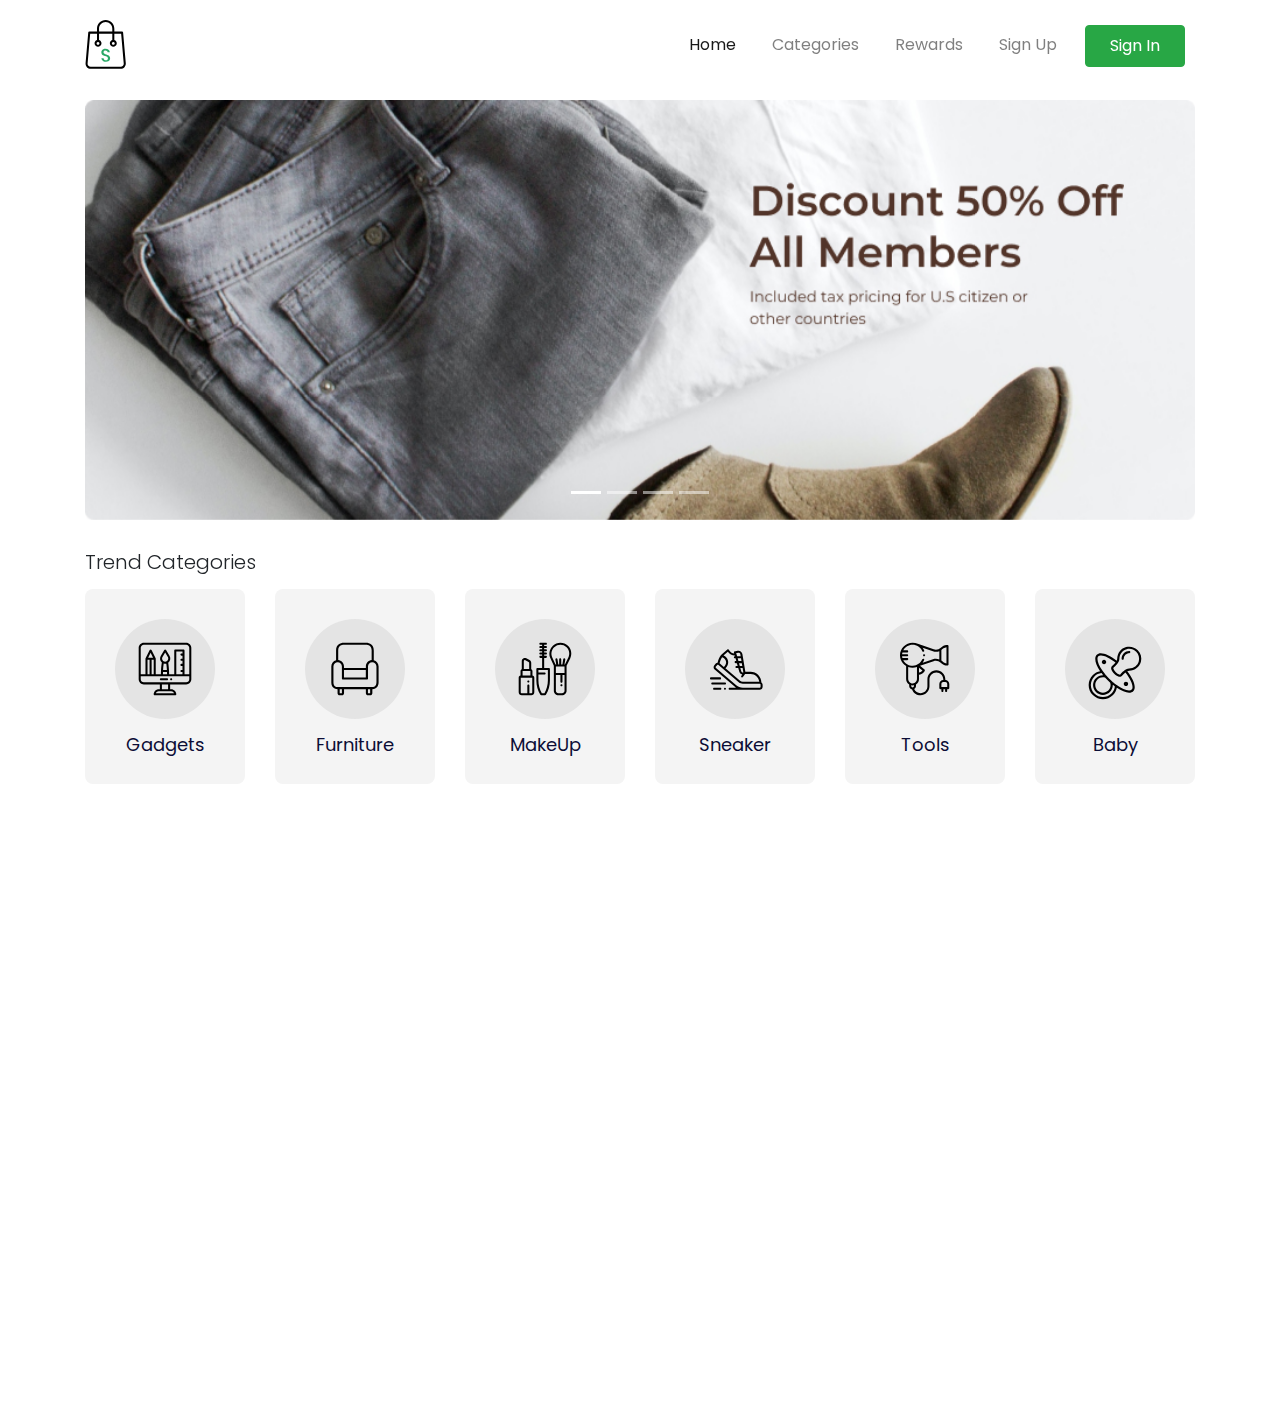
<file: index.html>
<!DOCTYPE html>
<html lang="en">
  <head>
    <meta charset="utf-8" />
    <meta
      name="viewport"
      content="width=device-width, initial-scale=1, shrink-to-fit=no"
    />
    <meta name="description" content="" />
    <meta name="author" content="" />

    <title>Store - Your Best Marketplace</title>

    <link href="https://unpkg.com/aos@2.3.1/dist/aos.css" rel="stylesheet" />
    <link href="style/main.css" rel="stylesheet" />
  </head>

  <body>
  <!-- TODO 3 Make navigation bar markup -->
  <nav
      class="navbar navbar-expand-lg navbar-light 
      navbar-store fixed-top navbar-fixed-top"
      data-aos="fade-down">
      <div class="container">
        <a class="navbar-brand" href="/index.html">
          <img src="/images/logo.svg" alt="" />
        </a>
        <button
          class="navbar-toggler"
          type="button"
          data-toggle="collapse"
          data-target="#navbarResponsive"
          aria-controls="navbarResponsive"
          aria-expanded="false"
          aria-label="Toggle navigation"
        >
          <span class="navbar-toggler-icon"></span>
        </button>
        <div class="collapse navbar-collapse" id="navbarResponsive">
          <ul class="navbar-nav ml-auto">
            <li class="nav-item active">
              <a class="nav-link" href="/">Home </a>
            </li>
            <li class="nav-item">
              <a class="nav-link" href="/categories.html">Categories</a>
            </li>
            <li class="nav-item">
              <a class="nav-link" href="#">Rewards</a>
            </li>
            <li class="nav-item">
              <a class="nav-link" href="/register.html">Sign Up</a>
            </li>
            <li class="nav-item">
              <a
                class="btn btn-success nav-link px-4 text-white"
                href="/login.html"
                >Sign In</a
              >
            </li>
          </ul>
        </div>
      </div>
    </nav>

    <div class="page-content page-home">
    
      <!-- TODO 7 Make Carousel -->
    <section class="store-carousel">
      <div class="container">
        <div class="row">
          <div class="col-lg-12" data-aos="zoom-in">
            <div class="carousel slide" id="storeCarousel" data-ride="carousel">
              <ol class="carousel-indicators">
                <li class="active" data-target="#storeCarousel" data-slide-to="0"></li>
                <li data-target="#storeCarousel" data-slide-to="1"></li>
                <li data-target="#storeCarousel" data-slide-to="2"></li>
                <li data-target="#storeCarousel" data-slide-to="3"></li>
              </ol>
              <div class="carousel-inner">
                <div class="carousel-item active">
                  <img src="/images/banner-tiga.jpg" alt="" class="d-block w-100">
                </div>
                <div class="carousel-item">
                  <img src="/images/banner-tiga.jpg" alt="" class="d-block w-100">
                </div>
                <div class="carousel-item">
                  <img src="/images/banner-tiga.jpg" alt="" class="d-block w-100">
                </div>
                <div class="carousel-item">
                  <img src="/images/banner-tiga.jpg" alt="" class="d-block w-100">
                </div>
              </div>
            </div>
          </div>
        </div>
      </div> 
    </section>

    <!-- TODO 8 Make Trend Categories -->
    <section class="store-trend-categories">
      <div class="container">
        <div class="row">
          <div class="col-12" data-aos="fade-up">
            <h5>Trend Categories</h5>
          </div>
        </div>
        <div class="row">
          <div class="col-4 col-md-3 col-lg-2" data-aos="fade-up" data-aos-delay="100">
            <a href="#" class="component-categories d-block">
              <div class="categories-image">
                <img src="/images/categories-gadgets.svg" alt="" class="w-100">
              </div>
              <p class="categories-text">
                Gadgets
              </p>
            </a>
          </div>
            <div class="col-4 col-md-3 col-lg-2" data-aos="fade-up" data-aos-delay="200">
              <a href="#" class="component-categories d-block">
                <div class="categories-image">
                  <img src="/images/categories-furniture.svg" alt="" class="w-100">
                </div>
                <p class="categories-text">
                  Furniture
                </p>
              </a>
            </div>
            <div class="col-4 col-md-3 col-lg-2" data-aos="fade-up" data-aos-delay="300">
            <a href="#" class="component-categories d-block">
              <div class="categories-image">
                <img src="/images/categories-makeup.svg" alt="" class="w-100">
              </div>
              <p class="categories-text">
                MakeUp
              </p>
            </a>
          </div>
          <div class="col-4 col-md-3 col-lg-2" data-aos="fade-up" data-aos-delay="400">
            <a href="#" class="component-categories d-block">
              <div class="categories-image">
                <img src="/images/categories-sneaker.svg" alt="" class="w-100">
              </div>
              <p class="categories-text">
                Sneaker
              </p>
            </a>
          </div>
          <div class="col-4 col-md-3 col-lg-2" data-aos="fade-up" data-aos-delay="500">
            <a href="#" class="component-categories d-block">
              <div class="categories-image">
                <img src="/images/categories-tools.svg" alt="" class="w-100">
              </div>
              <p class="categories-text">
                Tools
              </p>
            </a>
          </div>
          <div class="col-4 col-md-3 col-lg-2" data-aos="fade-up" data-aos-delay="600">
            <a href="#" class="component-categories d-block">
              <div class="categories-image">
                <img src="/images/categories-baby.svg" alt="" class="w-100">
              </div>
              <p class="categories-text">
                Baby
              </p>
            </a>
          </div>
        </div>
      </div>
    </section>

    
    <!-- TODO 10 New Product Markup -->
    <section class="store-new-products">
      <div class="container">
         <div class="row">
            <div class="col-12" data-aos="fade-up">
              <h5>New Products</h5>
            </div>
         </div>
       <div class="row">
         <div class="col-6 col-md-4 col-lg-3" data-aos="fade-up" data-aos-delay="100">
            <a href="/details.html" class="component-products d-block">
               <div class="products-thumbnail">
                  <div class="products-image" style="background-image: url('/images/product-card-1.png')"></div>
               </div>
               <div class="products-text">Apple Watch 4</div>
               <div class="products-price">$890</div>
            </a>
          </div>
          <div class="col-6 col-md-4 col-lg-3" data-aos="fade-up" data-aos-delay="200">
            <a href="/details.html" class="component-products d-block">
               <div class="products-thumbnail">
                  <div class="products-image" style="background-image: url('/images/product-card-2.png')"></div>
               </div>
               <div class="products-text">Orange Bogotta</div>
               <div class="products-price">$94,509</div>
            </a>
          </div>
          <div class="col-6 col-md-4 col-lg-3" data-aos="fade-up" data-aos-delay="300">
            <a href="/details.html" class="component-products d-block">
               <div class="products-thumbnail">
                  <div class="products-image" style="background-image: url('/images/products-sofa-ternyaman.jpg')"></div>
               </div>
               <div class="products-text">Sofa Ternyaman</div>
               <div class="products-price">$12,321</div>
            </a>
          </div>
          <div class="col-6 col-md-4 col-lg-3" data-aos="fade-up" data-aos-delay="400">
            <a href="/details.html" class="component-products d-block">
               <div class="products-thumbnail">
                  <div class="products-image" style="background-image: url('/images/products-bubuk-maketti.jpg')"></div>
               </div>
               <div class="products-text">Bubuk super Menghilang</div>
               <div class="products-price">$99</div>
            </a>
          </div>
          <div class="col-6 col-md-4 col-lg-3" data-aos="fade-up" data-aos-delay="500">
            <a href="/details.html" class="component-products d-block">
               <div class="products-thumbnail">
                  <div class="products-image" style="background-image: url('/images/product-card-5.png')"></div>
               </div>
               <div class="products-text">Sprei terbang</div>
               <div class="products-price">$0</div>
            </a>
           </div>
           <div class="col-6 col-md-4 col-lg-3" data-aos="fade-up" data-aos-delay="600">
             <a href="/details.html" class="component-products d-block">
                <div class="products-thumbnail">
                   <div class="products-image" style="background-image: url('/images/products-mavic-kawe.jpg')"></div>
                </div>
                <div class="products-text">Keran kawe</div>
                <div class="products-price">$113</div>
             </a>
           </div>
           <div class="col-6 col-md-4 col-lg-3" data-aos="fade-up" data-aos-delay="700">
              <a href="/details.html" class="component-products d-block">
                 <div class="products-thumbnail">
                    <div class="products-image" style="background-image: url('/images/products-black-edition-nike.jpg')"></div>
                 </div>
                 <div class="products-text">Sepatu ajaib</div>
                 <div class="products-price">$94,2</div>
              </a>
            </div>
            <div class="col-6 col-md-4 col-lg-3" data-aos="fade-up" data-aos-delay="800">
               <a href="/details.html" class="component-products d-block">
                  <div class="products-thumbnail">
                     <div class="products-image" style="background-image: url('/images/products-monkey-toys.jpg')"></div>
                  </div>
                  <div class="products-text">Monkey Toys </div>
                  <div class="products-price">$46</div>
               </a>
            </div>
         </div>
      </div>
   </section>
   
   
  </div>

    <!-- Bootstrap core JavaScript -->
    <script src="/vendor/jquery/jquery.slim.min.js"></script>
    <script src="/vendor/bootstrap/js/bootstrap.bundle.min.js"></script>
    <script src="https://unpkg.com/aos@2.3.1/dist/aos.js"></script>
    <script>
      AOS.init();
    </script>
    <script src="/script/navbar-scroll.js"></script>
  </body>
</html>
</file>
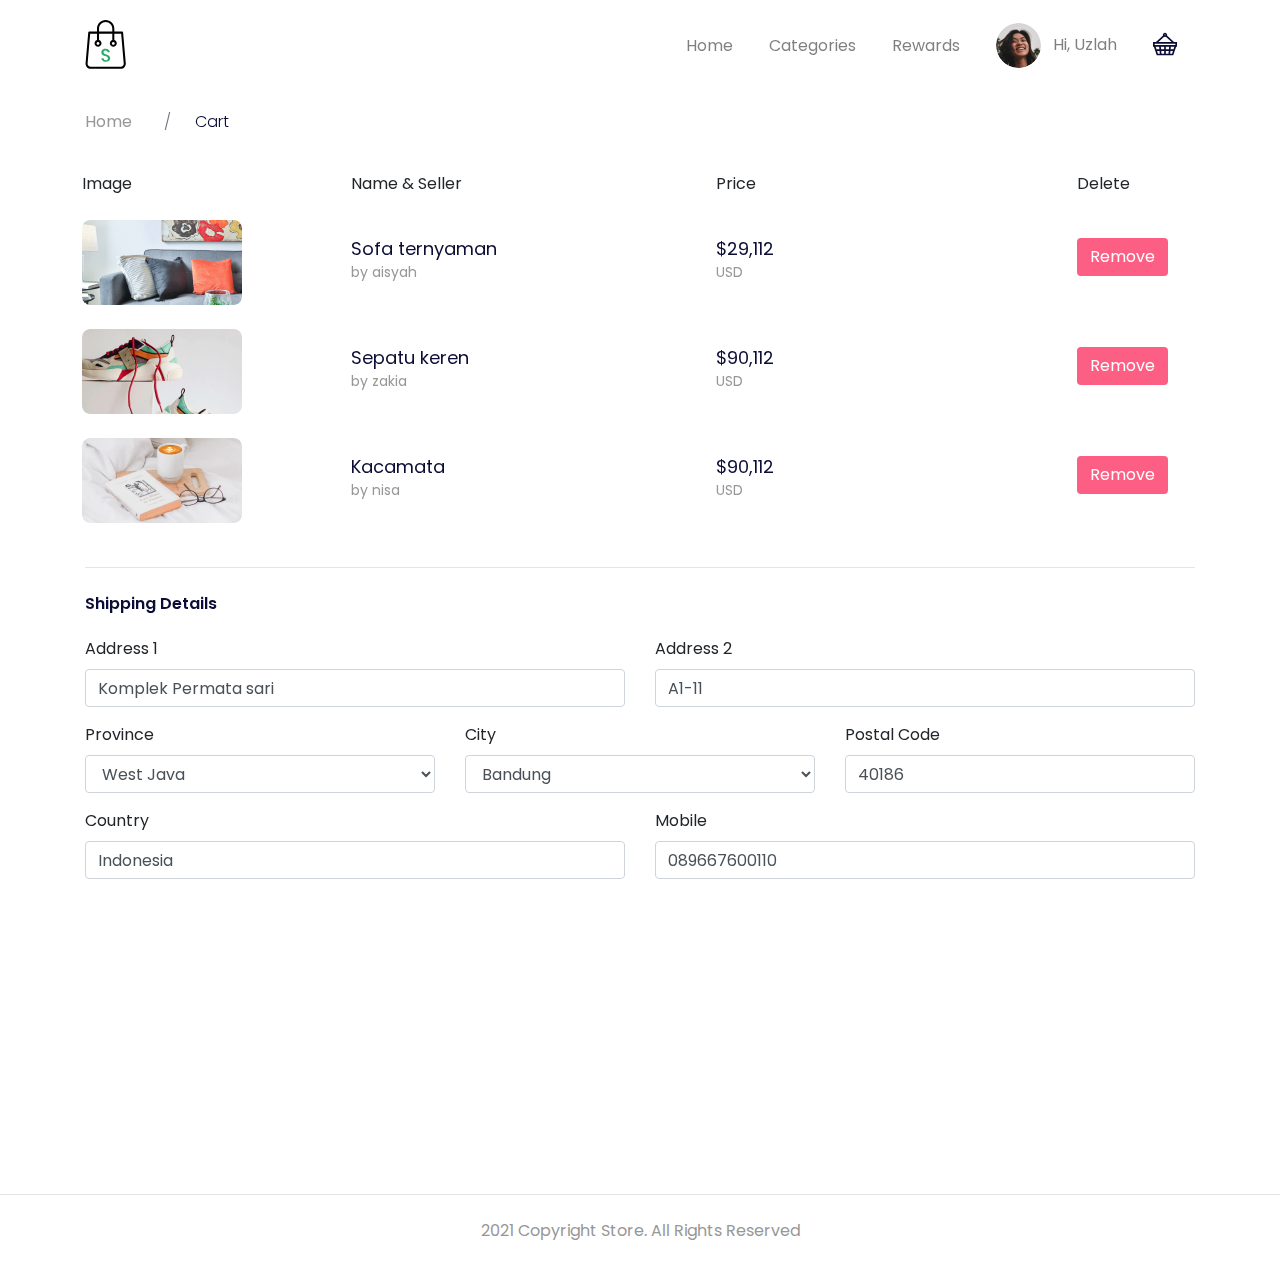
<file: cart.html>
<!-- TODO 24 Navigation Bar Cart item dan section Breadcrumb -->
<!DOCTYPE html>
<html lang="en">
  <head>
    <meta charset="utf-8" />
    <meta
      name="viewport"
      content="width=device-width, initial-scale=1, shrink-to-fit=no"
    />
    <meta name="description" content="" />
    <meta name="author" content="" />

    <title>Store - Your Best Marketplace</title>

    <link href="https://unpkg.com/aos@2.3.1/dist/aos.css" rel="stylesheet" />
    <link href="style/main.css" rel="stylesheet" />
  </head>

  <body>

  <nav
      class="navbar navbar-expand-lg navbar-light 
      navbar-store fixed-top navbar-fixed-top"
      data-aos="fade-down">
      <div class="container">
        <a class="navbar-brand" href="/index.html">
          <img src="/images/logo.svg" alt="" />
        </a>
        <button
          class="navbar-toggler"
          type="button"
          data-toggle="collapse"
          data-target="#navbarResponsive"
          aria-controls="navbarResponsive"
          aria-expanded="false"
          aria-label="Toggle navigation"
        >
          <span class="navbar-toggler-icon"></span>
        </button>
        <div class="collapse navbar-collapse" id="navbarResponsive">
          <ul class="navbar-nav ml-auto">
            <li class="nav-item">
              <a class="nav-link" href="/">Home</a>
            </li>
            <li class="nav-item" >
              <a class="nav-link" href="/categories.html">Categories</a>
            </li>
            <li class="nav-item">
              <a class="nav-link" href="#">Rewards</a>
            </li>
          </ul>

          <!-- Desktop Menu -->
        <ul class="navbar-nav d-none d-lg-flex">
            <li class="nav-item dropdown">
                 <a class="nav-link" href="#" id="navbarDropdown" role="button" data-toggle="dropdown">
             <img src="/images/icon-user.png" alt="" class="rounded-circle mr-2 profile-picture"/>
             Hi, Uzlah
       </a>
       <div class="dropdown-menu">
           <a class="dropdown-item" href="/dashboard.html">Dashboard</a>
           <a class="dropdown-item" href="/dashboard-account.html"> Settings</a>
             <div class="dropdown-divider"></div>
           <a class="dropdown-item" href="/">Logout</a>
       </div>
    </li>
    <li class="nav-item">
       <a class="nav-link d-inline-block mt-2" href="#">
          <img src="/images/icon-cart.svg" alt="" />
       </a>
    </li>
 </ul>
  
 <!-- Mobile Menu -->
 <ul class="navbar-nav d-block d-lg-none">
   <li class="nav-item">
     <a class="nav-link" href="#"> Hi, Uzlah </a>
   </li>
   <li class="nav-item">
     <a class="nav-link d-inline-block" href="#"> Cart </a>
   </li>
 </ul>
 
        </div>
      </div>
    </nav>

    <div class="page-content page-cart">
        <section
          class="store-breadcrumbs"
          data-aos="fade-down"
          data-aos-delay="100"
        >
        <div class="container">
            <div class="row">
              <div class="col-12">
                <nav aria-label="breadcrumb">
                  <ol class="breadcrumb">
                    <li class="breadcrumb-item"><a href="/">Home</a></li>
                    <li class="breadcrumb-item active" aria-current="page">
                        Cart
                    </li>
                  </ol>
                </nav>
              </div>
            </div>
          </div>
        <!-- TODO 25 Cart item markup -->
        <section class="store-cart">
            <div class="container">
                <!-- TODO 25 -->
                <div class="row" data-aos="fade-up" data-aos-delay="100">
                  <div class="col-12 table-responsive">
                    <table class="table table-borderless table-cart">
                      <thead>
                        <tr>
                          <td>Image</td>
                          <td>Name &amp; Seller</td>
                          <td>Price</td>
                          <td>Delete</td>
                        </tr>
                      </thead>
                      <tbody>
                        <tr>
                          <td style="width: 25%;">
                            <img src="/images/product-cart-1.jpg" alt="" class="cart-image">
                          </td>
                          <td style="width: 35%;">
                            <div class="product-title">Sofa ternyaman</div>
                            <div class="product-subtitle">by aisyah</div>
                          </td>
                          <td style="width: 35%;">
                            <div class="product-title">$29,112</div>
                            <div class="product-subtitle">USD</div>
                          </td>
                          <td style="width: 20%;">
                            <a href="#" class="btn btn-remove-cart">Remove</a>
                          </td>
                        </tr>
                        <tr>
                          <td style="width: 25%;">
                            <img src="/images/product-cart-2.jpg" alt="" class="cart-image">
                          </td>
                          <td style="width: 30%;">
                            <div class="product-title">Sepatu keren</div>
                            <div class="product-subtitle">by zakia</div>
                          </td>
                          <td style="width: 30%;">
                            <div class="product-title">$90,112</div>
                            <div class="product-subtitle">USD</div>
                          </td>
                          <td style="width: 20%;">
                            <a href="#" class="btn btn-remove-cart">Remove</a>
                          </td>
                        </tr>
                        <tr>
                          <td style="width: 25%;">
                            <img src="/images/product-cart-3.jpg" alt="" class="cart-image">
                          </td>
                          <td style="width: 30%;">
                            <div class="product-title">Kacamata</div>
                            <div class="product-subtitle">by nisa</div>
                          </td>
                          <td style="width: 30%;">
                            <div class="product-title">$90,112</div>
                            <div class="product-subtitle">USD</div>
                          </td>
                          <td style="width: 20%;">
                            <a href="#" class="btn btn-remove-cart">Remove</a>
                          </td>
                        </tr>
                      </tbody>
                    </table>
                  </div>
                </div>
                <!-- TODO 27 Shipping information markup -->
                <div class="row" data-aos="fade-up" data-aos-delay="200">
                  <div class="col-12">
                    <hr>
                  </div>
                  <div class="col-12">
                    <h2 class="mb-4">Shipping Details</h2>
                  </div>
                </div>
                <div class="row mb-2" data-aos="fade-up" data-aos-delay="300">
                  <div class="col-md-6">
                    <div class="form-group">
                      <label for="addressOne">Address 1</label>
                      <input type="text" class="form-control" id="addressOne" name="addressOne" value="Komplek Permata sari">
                    </div>
                  </div>
                  <div class="col-md-6">
                    <div class="form-group">
                      <label for="addressTwo">Address 2</label>
                      <input type="text" class="form-control" id="addressTwo" name="addressTwo" value="A1-11">
                    </div>
                  </div>
                  <div class="col-md-4">
                    <div class="form-group">
                      <label for="province">Province</label>
                      <select name="province" id="province" class="form-control">
                        <option value="West Java">West Java</option>
                      </select>
                    </div>
                  </div>
                  <div class="col-md-4">
                    <div class="form-group">
                      <label for="city">City</label>
                      <select name="city" id="city" class="form-control">
                        <option value="Bandung">Bandung</option>
                      </select>
                    </div>
                  </div>
                  <div class="col-md-4">
                    <div class="form-group">
                      <label for="postalCode">Postal Code</label>
                      <input type="text" 
                      class="form-control"
                      id="postalCode"
                      name="postalCode"
                      value="40186"
                      >
                    </div>
                  </div>
                  <div class="col-md-6">
                    <div class="form-group">
                      <label for="country">Country</label>
                      <input type="text" 
                      class="form-control"
                      id="country"
                      name="country"
                      value="Indonesia"
                      >
                    </div>
                  </div>
                  <div class="col-md-6">
                    <div class="form-group">
                      <label for="mobile">Mobile</label>
                      <input type="text" 
                      class="form-control"
                      id="mobile"
                      name="mobile"
                      value="089667600110"
                      >
                    </div>
                  </div>
                </div>
                <!-- TODO 28 Payment Information Markup -->
                <div class="row mt-3" data-aos="fade-up" data-aos-delay="400">
                  <div class="col-12">
                    <hr />
                  </div>
                  <div class="col-12">
                    <h2>Payment Informations</h2>
                  </div>
                </div>
                <div class="row" data-aos="fade-up" data-aos-delay="400">
                  <div class="col-4 col-md-2">
                    <div class="product-title">$10</div>
                    <div class="product-subtitle">Country Tax</div>
                  </div>
                  <div class="col-4 col-md-3">
                    <div class="product-title">$280</div>
                    <div class="product-subtitle">Product Insurance</div>
                  </div>
                  <div class="col-4 col-md-2">
                    <div class="product-title">$580</div>
                    <div class="product-subtitle">Ship to Bandung</div>
                  </div>
                  <div class="col-4 col-md-2">
                    <div class="product-title">$970</div>
                    <div class="product-subtitle">Total</div>
                  </div>
                  <div class="col-8 col-md-3">
                    <a href="/success.html" class="btn btn-success mt-4 px-4 btn-block">
                    Check out now</a>
                  </div>
                </div>
              </div>
         </section>
          
        </section>
  </div>

    <script>
      var gallery = new Vue({
        el: "#gallery",
        mounted() {
          AOS.init();
        },
        data: {
          activePhoto: 3,
          photos: [
            {
              id: 1,
              url: "/images/product-details-1.jpg",
            },
            {
              id: 2,
              url: "/images/product-details-2.jpg",
            },
            {
              id: 3,
              url: "/images/product-details-3.jpg",
            },
            {
              id: 4,
              url: "/images/product-details-4.jpg",
            },
          ],
        },
        methods: {
          changeActive(id) {
            this.activePhoto = id;
          },
        },
      });
    </script>
   
  <footer>
    <div class="container">
      <div class="row">
        <div class="col-12 text-center">
          <p class="pt-4 pb-2">
            2021 Copyright Store. All Rights Reserved
          </p>
        </div>
      </div>
    </div>
  </footer>
   
  </div>

    <!-- Bootstrap core JavaScript -->
    <script src="/vendor/jquery/jquery.slim.min.js"></script>
    <script src="/vendor/bootstrap/js/bootstrap.bundle.min.js"></script>
    <script src="https://unpkg.com/aos@2.3.1/dist/aos.js"></script>
    <script>
      AOS.init();
    </script>
    <script src="/script/navbar-scroll.js"></script>
  </body>
</html>
</file>
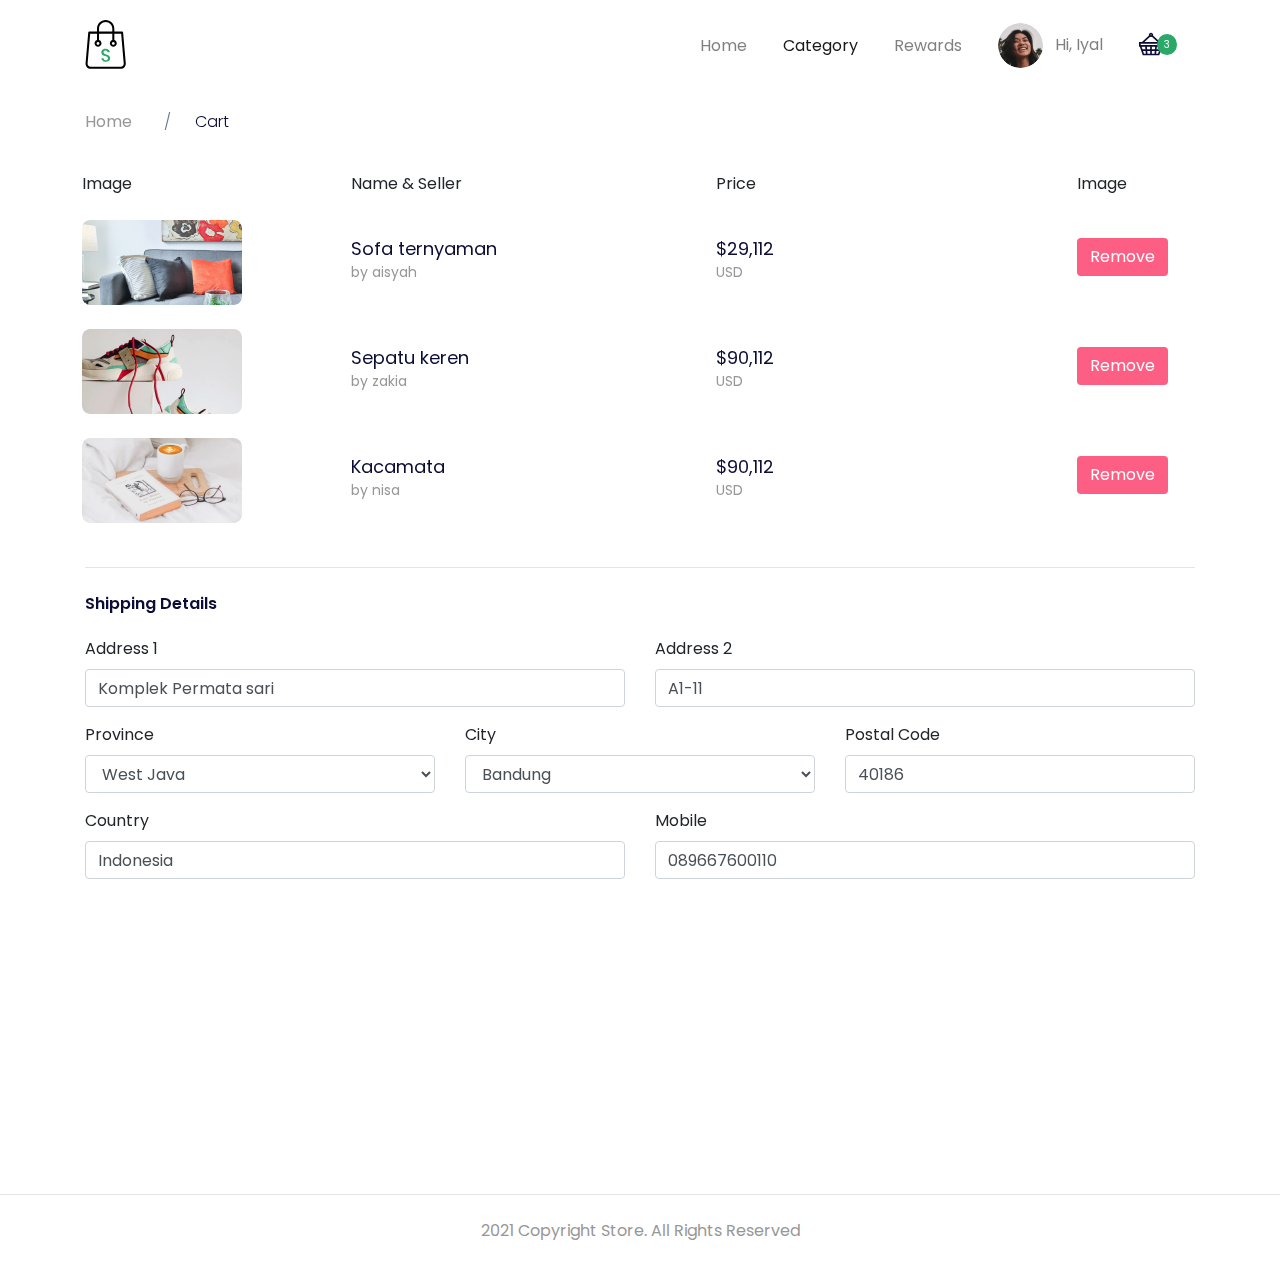
<file: categories.html>
<!-- TODO 13 Make Category Page -->
<!DOCTYPE html>
<html lang="en">
  <head>
    <meta charset="utf-8" />
    <meta
      name="viewport"
      content="width=device-width, initial-scale=1, shrink-to-fit=no"
    />
    <meta name="description" content="" />
    <meta name="author" content="" />
 
    <title>Store - Your Best Marketplace</title>
 
    <!-- untuk animasi -->
    <link href="https://unpkg.com/aos@2.3.1/dist/aos.css" rel="stylesheet" />
    <!-- panggil css -->
    <link href="style/main.css" rel="stylesheet" />
  </head>
 
  <body>
    <nav class="navbar navbar-expand-lg navbar-light navbar-store fixed-top navbar-fixed-top"
        data-aos="fade-down">
      <div class="container">
        <a href="/index.html" class="navbar-brand">
          <img src="/images/logo.svg" alt="Logo" />
        </a>
        <button
          class="navbar-toggler"
          type="button"
          data-toggle="collapse"
          data-target="#navbarResponsive"
        >
          <span class="navbar-toggler-icon" id="navbarResponsive">
        </button>
        <div class="collapse navbar-collapse" id="navbarResponsive">
          <ul class="navbar-nav ml-auto">
            <li class="nav-item">
              <a href="/index.html" class="nav-link">Home</a>
            </li>
            <li class="nav-item active">
              <a href="/categories.html" class="nav-link">Category</a>
            </li>
            <li class="nav-item">
              <a href="#" class="nav-link">Rewards</a>
            </li>
          </ul>
          <!-- Desktop Menu -->
          <ul class="navbar-nav d-none d-lg-flex">
            <li class="nav-item dropdown">
              <a
                class="nav-link"
                href="#"
                id="navbarDropdown"
                role="button"
                data-toggle="dropdown"
                aria-haspopup="true"
                aria-expanded="false"
              >
                <img
                  src="/images/icon-user.png"
                  alt=""
                  class="rounded-circle mr-2 profile-picture"
                />
                Hi, Iyal
              </a>
              <div class="dropdown-menu" aria-labelledby="navbarDropdown">
                <a class="dropdown-item" href="/dashboard.html">Dashboard</a>
                <a class="dropdown-item" href="/dashboard-account.html"
                  >Settings</a
                >
                <div class="dropdown-divider"></div>
                <a class="dropdown-item" href="/">Logout</a>
              </div>
            </li>
            <li class="nav-item">
              <a class="nav-link d-inline-block mt-2" href="#">
                <img src="/images/icon-cart.svg" alt="" />
                <div class="card-badge">3</div>
              </a>
            </li>
          </ul>
 
          <!-- Mobile Menu -->
          <ul class="navbar-nav d-block d-lg-none">
            <li class="nav-item">
              <a class="nav-link" href="#"> Hi, iyal </a>
            </li>
            <li class="nav-item">
              <a class="nav-link d-inline-block" href="#"> Cart </a>
            </li>
          </ul>
          </div>
          </span>
      </div>
    </nav>
 
    <!-- Page Content -->
    <div class="page-content page-cart">
      <!-- TODO 15 Breadcrumbs markup -->
      <section class="store-breadcrumbs"
        data-aos="fade-down"
        data-aos-delay="100"
      >
        <div class="container">
          <div class="row">
            <div class="col-12">
              <nav aria-label="breadcrumb">
                <ol class="breadcrumb">
                  <li class="breadcrumb-item"><a href="/">Home</a></li>
                  <li class="breadcrumb-item active" aria-current="page">
                    Cart
                  </li>
                </ol>
              </nav>
            </div>
          </div>
        </div>
      </section>
      <section class="store-cart">
      <div class="container">
        <!-- TODO 25. Cart Item Markup -->
        <div class="row" data-aos="fade-up" data-aos-delay="100">
          <div class="col-12 table-responsive">
            <table class="table table-borderless table-cart">
              <thead>
                <tr>
                  <td>Image</td>
                  <td>Name &amp; Seller</td>
                  <td>Price</td>
                  <td>Image</td>
                </tr>
              </thead>
              <tbody>
                <tr>
                  <td style="width: 25%;">
                    <img src="/images/product-cart-1.jpg" alt="" class="cart-image">
                  </td>
                  <td style="width: 35%;">
                    <div class="product-title">Sofa ternyaman</div>
                    <div class="product-subtitle">by aisyah</div>
                  </td>
                  <td style="width: 35%;">
                    <div class="product-title">$29,112</div>
                    <div class="product-subtitle">USD</div>
                  </td>
                  <td style="width: 20%;">
                    <a href="#" class="btn btn-remove-cart">Remove</a>
                  </td>
                </tr>
                <tr>
                  <td style="width: 25%;">
                    <img src="/images/product-cart-2.jpg" alt="" class="cart-image">
                  </td>
                  <td style="width: 30%;">
                    <div class="product-title">Sepatu keren</div>
                    <div class="product-subtitle">by zakia</div>
                  </td>
                  <td style="width: 30%;">
                    <div class="product-title">$90,112</div>
                    <div class="product-subtitle">USD</div>
                  </td>
                  <td style="width: 20%;">
                    <a href="#" class="btn btn-remove-cart">Remove</a>
                  </td>
                </tr>
                <tr>
                  <td style="width: 25%;">
                    <img src="/images/product-cart-3.jpg" alt="" class="cart-image">
                  </td>
                  <td style="width: 30%;">
                    <div class="product-title">Kacamata</div>
                    <div class="product-subtitle">by nisa</div>
                  </td>
                  <td style="width: 30%;">
                    <div class="product-title">$90,112</div>
                    <div class="product-subtitle">USD</div>
                  </td>
                  <td style="width: 20%;">
                    <a href="#" class="btn btn-remove-cart">Remove</a>
                  </td>
                </tr>
              </tbody>
            </table>
          </div>
        </div>
        <!-- TODO 27 Shipping Information Markup -->
        <div class="row" data-aos="fade-up" data-aos-delay="200">
          <div class="col-12">
            <hr>
          </div>
          <div class="col-12">
            <h2 class="mb-4">Shipping Details</h2>
          </div>
 
        </div>
        <div class="row mb-2" data-aos="fade-up" data-aos-delay="300">
          <div class="col-md-6">
            <div class="form-group">
              <label for="addressOne">Address 1</label>
              <input type="text" class="form-control" id="addressOne" name="addressOne" value="Komplek Permata sari">
            </div>
          </div>
          <div class="col-md-6">
            <div class="form-group">
              <label for="addressTwo">Address 2</label>
              <input type="text" class="form-control" id="addressTwo" name="addressTwo" value="A1-11">
            </div>
          </div>
          <div class="col-md-4">
            <div class="form-group">
              <label for="province">Province</label>
              <select name="province" id="province" class="form-control">
                <option value="West Java">West Java</option>
              </select>
            </div>
          </div>
          <div class="col-md-4">
            <div class="form-group">
              <label for="city">City</label>
              <select name="city" id="city" class="form-control">
                <option value="Bandung">Bandung</option>
              </select>
            </div>
          </div>
          <div class="col-md-4">
            <div class="form-group">
              <label for="postalCode">Postal Code</label>
              <input type="text" 
              class="form-control"
              id="postalCode"
              name="postalCode"
              value="40186"
              >
            </div>
          </div>
          <div class="col-md-6">
            <div class="form-group">
              <label for="country">Country</label>
              <input type="text" 
              class="form-control"
              id="country"
              name="country"
              value="Indonesia"
              >
            </div>
          </div>
          <div class="col-md-6">
            <div class="form-group">
              <label for="mobile">Mobile</label>
              <input type="text" 
              class="form-control"
              id="mobile"
              name="mobile"
              value="089667600110"
              >
            </div>
          </div>
        </div>
        <div class="row mt-3" data-aos="fade-up" data-aos-delay="400">
          <div class="col-12">
            <hr />
          </div>
          <div class="col-12">
            <h2>Payment Informations</h2>
          </div>
        </div>
        <div class="row" data-aos="fade-up" data-aos-delay="400">
          <div class="col-4 col-md-2">
            <div class="product-title">$10</div>
            <div class="product-subtitle">Country Tax</div>
          </div>
          <div class="col-4 col-md-3">
            <div class="product-title">$280</div>
            <div class="product-subtitle">Product Insurance</div>
          </div>
          <div class="col-4 col-md-2">
            <div class="product-title">$580</div>
            <div class="product-subtitle">Ship to Bandung</div>
          </div>
          <div class="col-4 col-md-2">
            <div class="product-title">$970</div>
            <div class="product-subtitle">Total</div>
          </div>
          <div class="col-8 col-md-3">
            <a href="/success.html" class="btn btn-success mt-4 px-4 btn-block">
            Check out now</a>
          </div>
        </div>
      </div>
      </section>
    </div>
 
    <footer>
      <div class="container">
        <div class="row">
          <div class="col-12 text-center">
            <p class="pt-4 pb-2">
              2021 Copyright Store. All Rights Reserved
            </p>
          </div>
        </div>
      </div>
    </footer>
    <!-- Bootstrap core JavaScript -->
    <script src="/vendor/jquery/jquery.slim.min.js"></script>
    <script src="/vendor/bootstrap/js/bootstrap.bundle.min.js"></script>
    <script src="https://unpkg.com/aos@2.3.1/dist/aos.js"></script>
    <script>
      AOS.init();
    </script>
    <script src="/script/navbar-scroll.js">
    </script>
  </body>
</html>
</file>
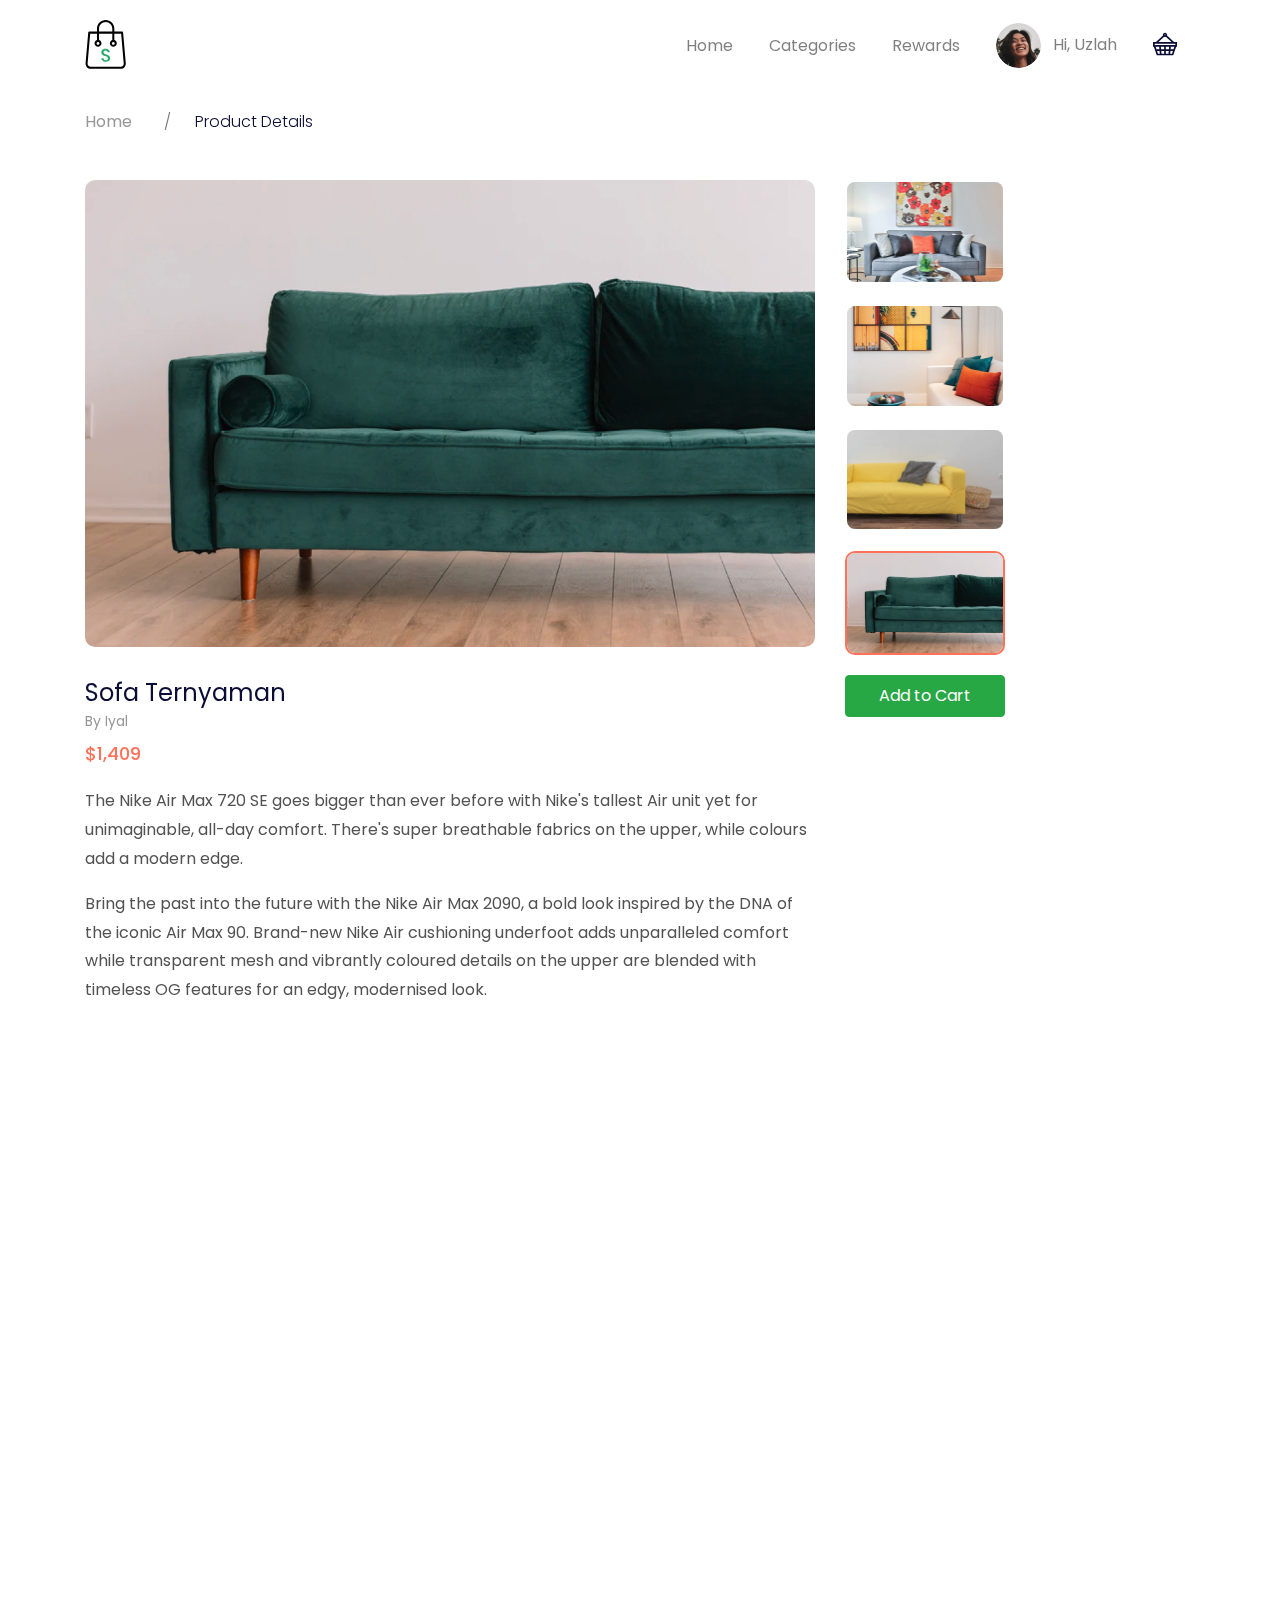
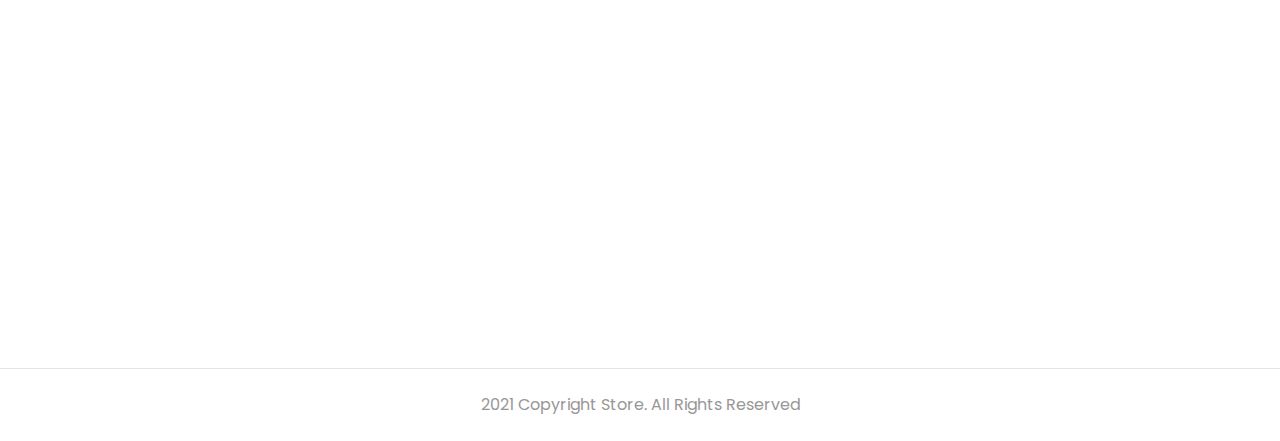
<file: details.html>
<!-- TODO 14 Make Navigation Bar Authenticated -->
<!DOCTYPE html>
<html lang="en">
  <head>
    <meta charset="utf-8" />
    <meta
      name="viewport"
      content="width=device-width, initial-scale=1, shrink-to-fit=no"
    />
    <meta name="description" content="" />
    <meta name="author" content="" />

    <title>Store - Your Best Marketplace</title>

    <link href="https://unpkg.com/aos@2.3.1/dist/aos.css" rel="stylesheet" />
    <link href="style/main.css" rel="stylesheet" />
  </head>

  <body>

  <nav
      class="navbar navbar-expand-lg navbar-light 
      navbar-store fixed-top navbar-fixed-top"
      data-aos="fade-down">
      <div class="container">
        <a class="navbar-brand" href="/index.html">
          <img src="/images/logo.svg" alt="" />
        </a>
        <button
          class="navbar-toggler"
          type="button"
          data-toggle="collapse"
          data-target="#navbarResponsive"
          aria-controls="navbarResponsive"
          aria-expanded="false"
          aria-label="Toggle navigation"
        >
          <span class="navbar-toggler-icon"></span>
        </button>
        <div class="collapse navbar-collapse" id="navbarResponsive">
          <ul class="navbar-nav ml-auto">
            <li class="nav-item">
              <a class="nav-link" href="/">Home</a>
            </li>
            <li class="nav-item" >
              <a class="nav-link" href="/categories.html">Categories</a>
            </li>
            <li class="nav-item">
              <a class="nav-link" href="#">Rewards</a>
            </li>
          </ul>

          <!-- Desktop Menu -->
        <ul class="navbar-nav d-none d-lg-flex">
            <li class="nav-item dropdown">
                 <a class="nav-link" href="#" id="navbarDropdown" role="button" data-toggle="dropdown">
             <img src="/images/icon-user.png" alt="" class="rounded-circle mr-2 profile-picture"/>
             Hi, Uzlah
       </a>
       <div class="dropdown-menu">
           <a class="dropdown-item" href="/dashboard.html">Dashboard</a>
           <a class="dropdown-item" href="/dashboard-account.html"> Settings</a>
             <div class="dropdown-divider"></div>
           <a class="dropdown-item" href="/">Logout</a>
       </div>
    </li>
    <li class="nav-item">
       <a class="nav-link d-inline-block mt-2" href="#">
          <img src="/images/icon-cart.svg" alt="" />
       </a>
    </li>
 </ul>
  
 <!-- Mobile Menu -->
 <ul class="navbar-nav d-block d-lg-none">
   <li class="nav-item">
     <a class="nav-link" href="#"> Hi, Uzlah </a>
   </li>
   <li class="nav-item">
     <a class="nav-link d-inline-block" href="#"> Cart </a>
   </li>
 </ul>
 
        </div>
      </div>
    </nav>

    <!-- TODO 15 Section Breadcrumb markup -->
    <div class="page-content page-details">
        <section
          class="store-breadcrumbs"
          data-aos="fade-down"
          data-aos-delay="100"
        >
          <div class="container">
            <div class="row">
              <div class="col-12">
                <nav aria-label="breadcrumb">
                  <ol class="breadcrumb">
                    <li class="breadcrumb-item"><a href="/">Home</a></li>
                    <li class="breadcrumb-item active" aria-current="page">
                      Product Details
                    </li>
                  </ol>
                </nav>
              </div>
            </div>
          </div>
        </section>

        <!-- TODO 18 Gallery Markup -->
        <section class="store-gallery" id="gallery">
            <div class="container">
              <div class="row">
                <div class="col-lg-8" data-aos="zoom-in">
                  <transition name="slide-fade" mode="out-in">
                    <img
                      :key="photos[activePhoto].id"
                      :src="photos[activePhoto].url"
                      class="w-100 main-image"
                      alt=""
                    />
                  </transition>
                </div>
                <div class="col-lg-2">
                  <div class="row">
                    <div
                      class="col-3 col-lg-12 mt-2 mt-lg-0"
                      v-for="(photo, index) in photos"
                      :key="photo.id"
                      data-aos="zoom-in"
                      data-aos-delay="100"
                    >
                      <a href="#" @click="changeActive(index)">
                        <img
                          :src="photo.url"
                          class="w-100 thumbnail-image"
                          :class="{ active: index == activePhoto }"
                          alt=""
                        />
                      </a>
                    </div>
                  </div>
                </div>
              </div>
            </div>
          </section>

          <!-- TODO 20 Description Markup -->
      <div class="store-details-container">
        <section class="store-heading" data-aos="fade-up" data-aos-delay="700">
          <div class="container">
            <div class="row">
              <div class="col-lg-8">
                <h1>Sofa Ternyaman</h1>
                <div class="owner">By Iyal</div>
                <div class="price">$1,409</div>
              </div>
              <div class="col-lg-2" data-aos="zoom-in">
                <a
                  class="
                    btn btn-success
                    nav-link
                    px-4
                    text-white
                    btn-block
                    mb-3
                  "
                  href="/cart.html"
                  >Add to Cart</a>
              </div>
            </div>
          </div>
        </section>
        <section class="store-description" data-aos="fade-up" data-aos-delay="700">
          <div class="container">
            <div class="row">
              <div class="col-12 col-lg-8">
                <p>
                  The Nike Air Max 720 SE goes bigger than ever before with Nike's tallest Air unit yet for unimaginable, all-day comfort. There's super breathable fabrics on the upper, while colours add a modern edge.
                </p>
                <p>
                  Bring the past into the future with the Nike Air Max 2090, a bold look inspired by the DNA of the iconic Air Max 90. Brand-new Nike Air cushioning underfoot adds unparalleled comfort while transparent mesh and vibrantly coloured details on the upper are blended with timeless OG features for an edgy, modernised look.
                </p>
              </div>
            </div>
          </div>
        </section>

        <!-- TODO 22 Customer Review Markup -->
        <div class="store-details-container">
            <section class="store-heading" data-aos="fade-up" data-aos-delay="700">
              <div class="container">
                <div class="row">
                  <div class="col-lg-8">
                    <h1>Sofa Ternyaman</h1>
                    <div class="owner">By Iyal</div>
                    <div class="price">$1,409</div>
                  </div>
                  <div class="col-lg-2" data-aos="zoom-in">
                    <a
                      class="
                        btn btn-success
                        nav-link
                        px-4
                        text-white
                        btn-block
                        mb-3
                      "
                      href="/cart.html"
                      >Add to Cart</a
                    >
                  </div>
                </div>
              </div>
            </section>
            <section
              class="store-description"
              data-aos="fade-up"
              data-aos-delay="700"
            >
              <div class="container">
                <div class="row">
                  <div class="col-12 col-lg-8">
                    <p>
                      The Nike Air Max 720 SE goes bigger than ever before with
                      Nike's tallest Air unit yet for unimaginable, all-day comfort.
                      There's super breathable fabrics on the upper, while colours
                      add a modern edge.
                    </p>
                    <p>
                      Bring the past into the future with the Nike Air Max 2090, a
                      bold look inspired by the DNA of the iconic Air Max 90.
                      Brand-new Nike Air cushioning underfoot adds unparalleled
                      comfort while transparent mesh and vibrantly coloured details
                      on the upper are blended with timeless OG features for an
                      edgy, modernised look.
                    </p>
                  </div>
                </div>
              </div>
            </section>
            <section class="store-review" data-aos="fade-up" data-aos-delay="700">
              <div class="container">
                <div class="row">
                  <div class="col-12 col-lg-8 mt-3 mb-3">
                    <h5>Customer Review (3)</h5>
                  </div>
                </div>
                <div class="row">
                  <div class="col-12 col-lg-8">
                    <ul class="list-unstyled">
                      <li class="media">
                        <img
                          src="/images/icon-testimonial-1.png"
                          class="mr-3 rounded-circle"
                          alt=""
                        />
                        <div class="media-body">
                          <h5 class="mt-2 mb-1">Diki</h5>
                          I thought it was not good for living room. I really happy
                          to decided buy this product last week now feels like
                          homey.
                        </div>
                      </li>
                      <li class="media my-4">
                        <img
                          src="/images/icon-testimonial-2.png"
                          class="mr-3 rounded-circle"
                          alt=""
                        />
                        <div class="media-body">
                          <h5 class="mt-2 mb-1">Dinda</h5>
                          Color is great with the minimalist concept. Even I thought
                          it was made by Cactus industry. I do really satisfied with
                          this.
                        </div>
                      </li>
                      <li class="media">
                        <img
                          src="/images/icon-testimonial-3.png"
                          class="mr-3 rounded-circle"
                          alt=""
                        />
                        <div class="media-body">
                          <h5 class="mt-2 mb-1">Dean</h5>
                          When I saw at first, it was really awesome to have with.
                          Just let me know if there is another upcoming product like
                          this.
                        </div>
                      </li>
                    </ul>
                  </div>
                </div>
              </div>
            </section>
          </div>

      </div>

  </div>

  <!-- TODO 17 Gallery VueJS  -->
  <script src="/vendor/vue/vue.js"></script>
    <script>
      var gallery = new Vue({
        el: "#gallery",
        mounted() {
          AOS.init();
        },
        data: {
          activePhoto: 3,
          photos: [
            {
              id: 1,
              url: "/images/product-details-1.jpg",
            },
            {
              id: 2,
              url: "/images/product-details-2.jpg",
            },
            {
              id: 3,
              url: "/images/product-details-3.jpg",
            },
            {
              id: 4,
              url: "/images/product-details-4.jpg",
            },
          ],
        },
        methods: {
          changeActive(id) {
            this.activePhoto = id;
          },
        },
      });
    </script>
   
  <footer>
    <div class="container">
      <div class="row">
        <div class="col-12 text-center">
          <p class="pt-4 pb-2">
            2021 Copyright Store. All Rights Reserved
          </p>
        </div>
      </div>
    </div>
  </footer>
   
  </div>

    <!-- Bootstrap core JavaScript -->
    <script src="/vendor/jquery/jquery.slim.min.js"></script>
    <script src="/vendor/bootstrap/js/bootstrap.bundle.min.js"></script>
    <script src="https://unpkg.com/aos@2.3.1/dist/aos.js"></script>
    <script>
      AOS.init();
    </script>
    <script src="/script/navbar-scroll.js"></script>
  </body>
</html>
</file>
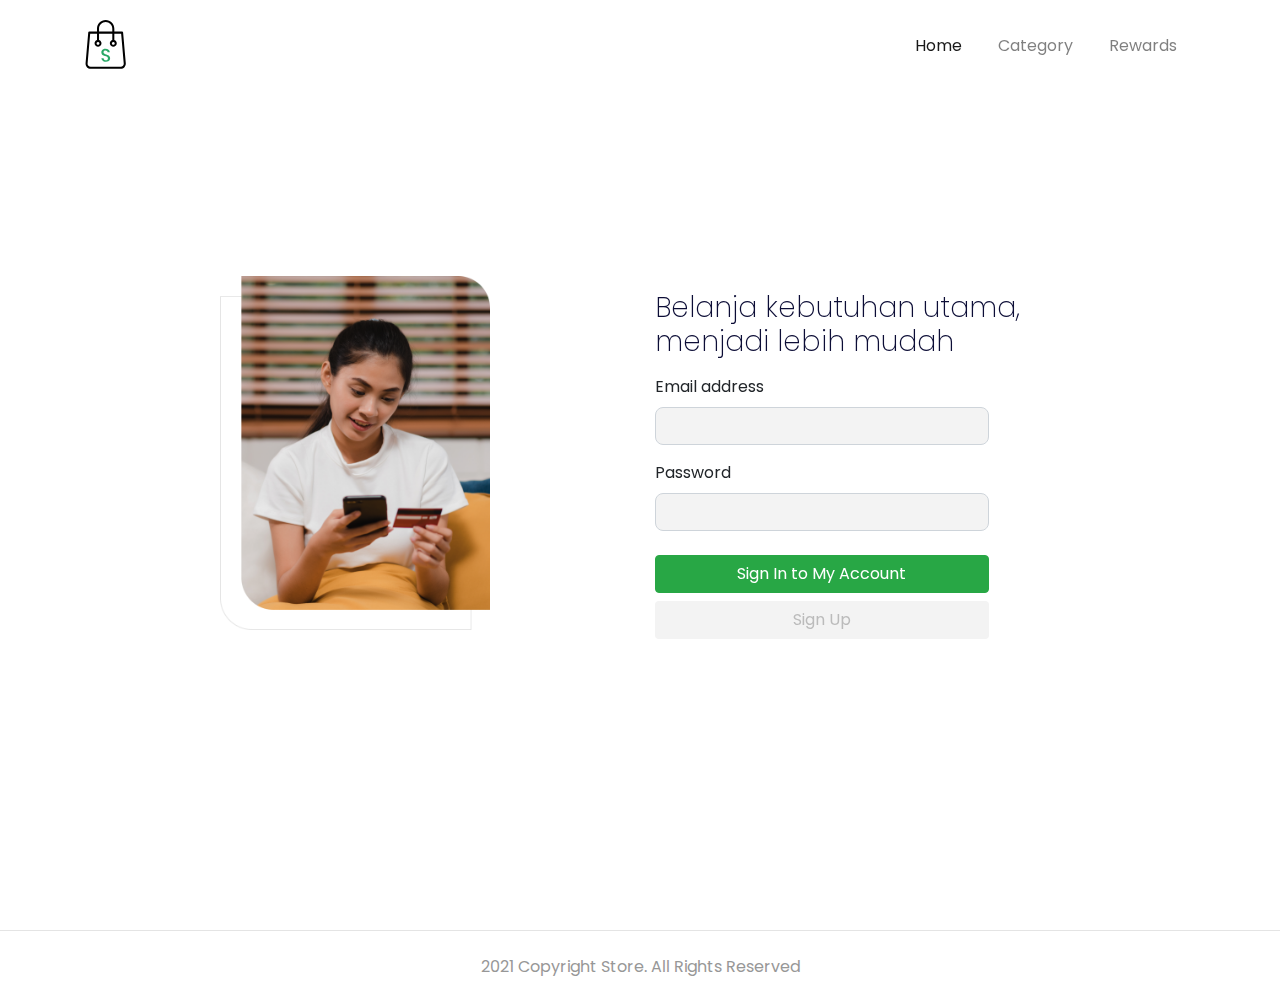
<file: login.html>
<!-- TODO 32 Login Markup -->
<!DOCTYPE html>
<html lang="en">
  <head>
    <meta charset="utf-8" />
    <meta
      name="viewport"
      content="width=device-width, initial-scale=1, shrink-to-fit=no"
    />
    <meta name="description" content="" />
    <meta name="author" content="" />
 
    <title>Store - Your Best Marketplace</title>
 
    <!-- untuk animasi -->
    <link href="https://unpkg.com/aos@2.3.1/dist/aos.css" rel="stylesheet" />
    <!-- panggil css -->
    <link href="style/main.css" rel="stylesheet" />
  </head>
 
  <body>
    <nav
      class="
        navbar navbar-expand-lg navbar-light navbar-store
        fixed-top
        navbar-fixed-top
      "
      data-aos="fade-down"
    >
      <div class="container">
        <a href="/index.html" class="navbar-brand">
          <img src="/images/logo.svg" alt="Logo" />
        </a>
        <button
          class="navbar-toggler"
          type="button"
          data-toggle="collapse"
          data-target="#navbarResponsive"
        >
          <span class="navbar-toggler-icon" id="navbarResponsive">
            </button>
            <div class="collapse navbar-collapse" id="navbarResponsive">
            <ul class="navbar-nav ml-auto">
              <li class="nav-item active">
                <a href="/index.html" class="nav-link">Home</a>
              </li>
              <li class="nav-item">
                <a href="/categories.html" class="nav-link">Category</a>
              </li>
              <li class="nav-item">
                <a href="#" class="nav-link">Rewards</a>
              </li>
            </ul>
            </div>
          </span>
      </div>
    </nav>
 
    <!-- Page Content -->
    <div class="page-auth">
      <div class="section-store-auth" data-aos="fade-up">
        <div class="container">
          <div class="row align-items-center row-login">
            <div class="col-lg-6 text-center">
              <img
                src="/images/login-placeholder.png"
                alt=""
                class="w-50 mb-4 mb-lg-none"
              />
            </div>
            <div class="col-lg-5">
              <h2>
                Belanja kebutuhan utama, <br />
                menjadi lebih mudah
              </h2>
              <form class="mt-3">
                <div class="form-group">
                  <label>Email address</label>
                  <input
                    type="email"
                    class="form-control w-75"
                    aria-describedby="emailHelp"
                  />
                </div>
                <div class="form-group">
                  <label>Password</label>
                  <input type="password" class="form-control w-75" />
                </div>
                <a
                  class="btn btn-success btn-block w-75 mt-4"
                  href="/login.html"
                >
                  Sign In to My Account
                </a>
                <a class="btn btn-signup w-75 mt-2" href="/register.html">
                  Sign Up
                </a>
              </form>
            </div>
          </div>
        </div>
      </div>
    </div>
 
    <footer>
      <div class="container">
        <div class="row">
          <div class="col-12 text-center">
            <p class="pt-4 pb-2">
              2021 Copyright Store. All Rights Reserved
            </p>
          </div>
        </div>
      </div>
    </footer>
    <!-- Bootstrap core JavaScript -->
    <script src="/vendor/jquery/jquery.slim.min.js"></script>
    <script src="/vendor/bootstrap/js/bootstrap.bundle.min.js"></script>
    <script src="https://unpkg.com/aos@2.3.1/dist/aos.js"></script>
    <script>
      AOS.init();
    </script>
    <script src="/script/navbar-scroll.js">
 
    </script>
  </body>
</html>
</file>
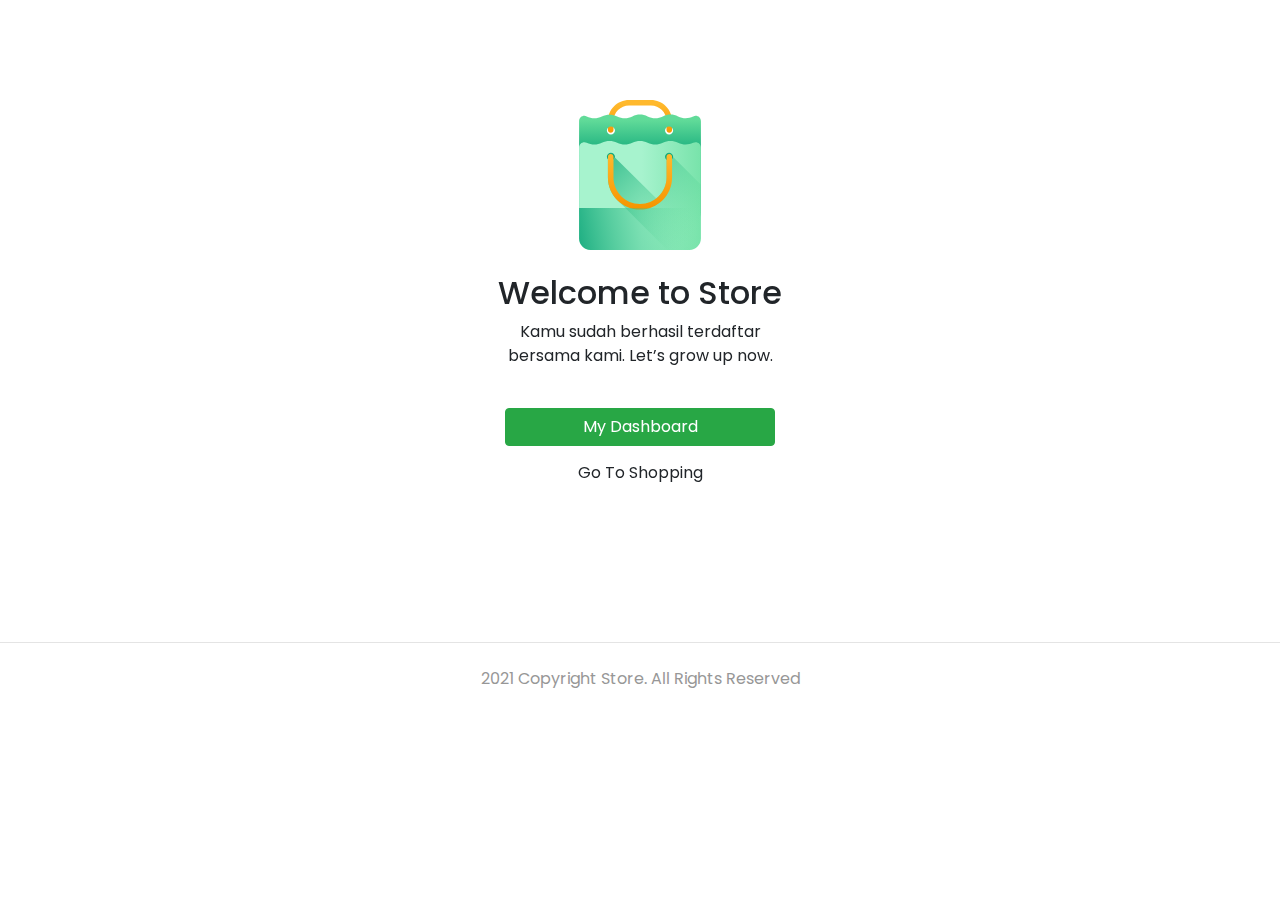
<file: register-success.html>
<!-- TODO 31 Success Register markup -->
<!DOCTYPE html>
<html lang="en">
  <head>
    <meta charset="utf-8" />
    <meta
      name="viewport"
      content="width=device-width, initial-scale=1, shrink-to-fit=no"
    />
    <meta name="description" content="" />
    <meta name="author" content="" />
 
    <title>Store - Your Best Marketplace</title>
 
    <!-- untuk animasi -->
    <link href="https://unpkg.com/aos@2.3.1/dist/aos.css" rel="stylesheet" />
    <!-- panggil css -->
    <link href="style/main.css" rel="stylesheet" />
  </head>
 
  <body>
    <!-- Page Content -->
    <div class="page-content page-home">
      <div class="section-success" data-aos="zoom-in">
        <div class="container">
          <div class="row align-items-center row-login justify-content-center">
            <div class="col-lg-6 text-center">
              <img src="/images/success.svg" alt="" class="mb-4">
              <h2>
                Welcome to Store
              </h2>
              <p>
                Kamu sudah berhasil terdaftar <br />
                bersama kami. Let’s grow up now.
              </p>
              <div>
                <a class="btn btn-success w-50 mt-4" href="/dashboard.html">
                  My Dashboard
                </a>
                <a class="btn btn-signup w-50 mt-2" href="/index.html">
                  Go To Shopping
                </a>
              </div>
            </div>
          </div>
        </div>
      </div>
    </div>
 
    <footer>
      <div class="container">
        <div class="row">
          <div class="col-12 text-center">
            <p class="pt-4 pb-2">
              2021 Copyright Store. All Rights Reserved
            </p>
          </div>
        </div>
      </div>
    </footer>
    <!-- Bootstrap core JavaScript -->
    <script src="/vendor/jquery/jquery.slim.min.js"></script>
    <script src="/vendor/bootstrap/js/bootstrap.bundle.min.js"></script>
    <script src="https://unpkg.com/aos@2.3.1/dist/aos.js"></script>
    <script>
      AOS.init();
    </script>
    <script src="/script/navbar-scroll.js">
 
    </script>
  </body>
</html>
</file>
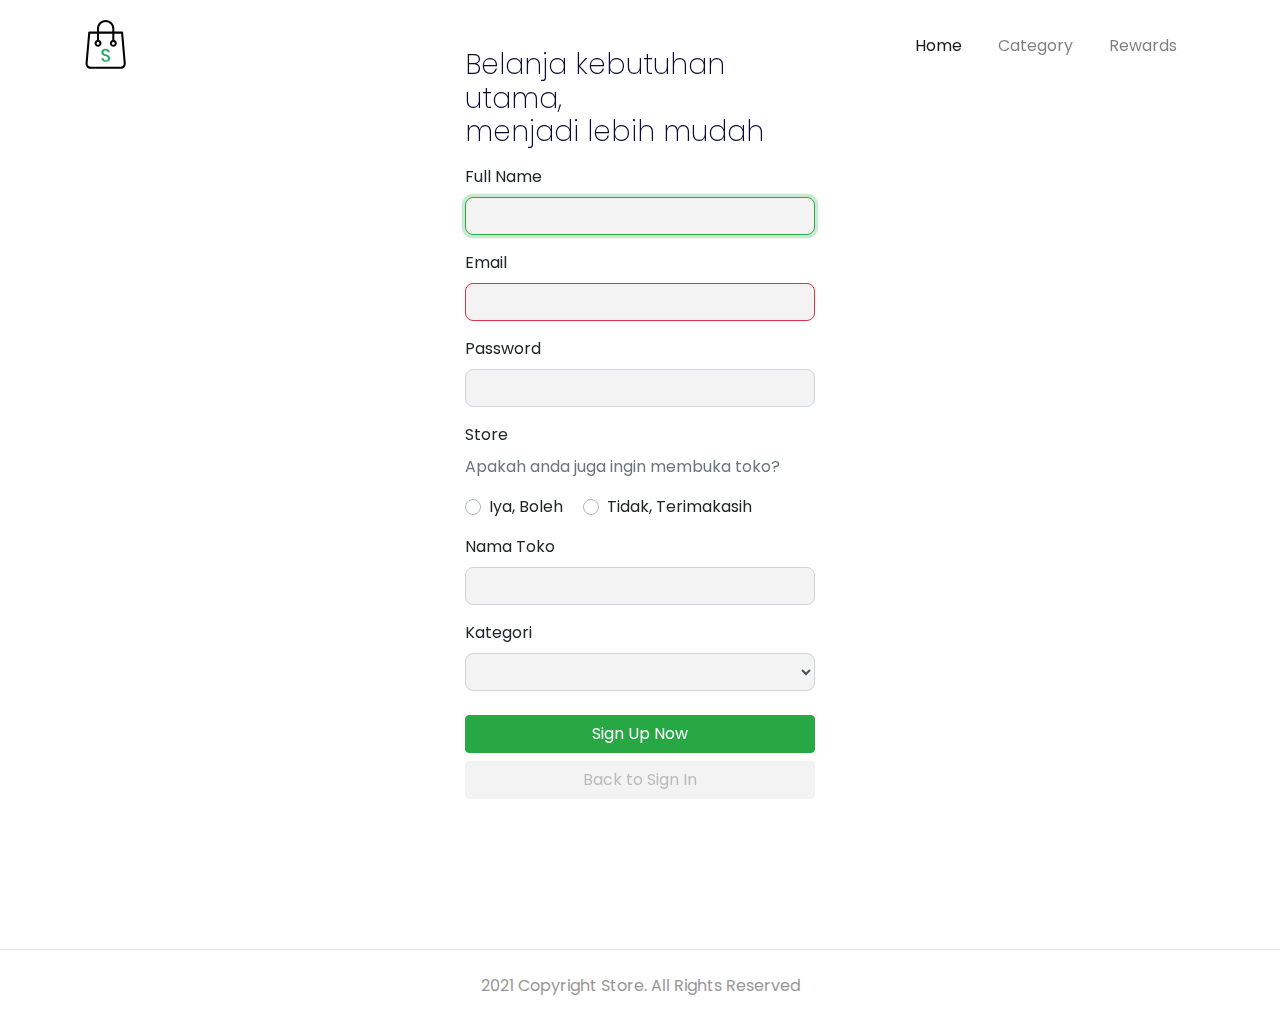
<file: register.html>
<!-- TODO 34 Register page markup dengan vuejs -->

<!DOCTYPE html>
<html lang="en">
  <head>
    <meta charset="utf-8" />
    <meta
      name="viewport"
      content="width=device-width, initial-scale=1, shrink-to-fit=no"
    />
    <meta name="description" content="" />
    <meta name="author" content="" />
 
    <title>Store - Your Best Marketplace</title>
 
    <!-- untuk animasi -->
    <link href="https://unpkg.com/aos@2.3.1/dist/aos.css" rel="stylesheet" />
    <!-- panggil css -->
    <link href="style/main.css" rel="stylesheet" />
  </head>
 
  <body>
    <nav
      class="
        navbar navbar-expand-lg navbar-light navbar-store
        fixed-top
        navbar-fixed-top
      "
      data-aos="fade-down"
    >
      <div class="container">
        <a href="/index.html" class="navbar-brand">
          <img src="/images/logo.svg" alt="Logo" />
        </a>
        <button
          class="navbar-toggler"
          type="button"
          data-toggle="collapse"
          data-target="#navbarResponsive"
        >
          <span class="navbar-toggler-icon" id="navbarResponsive">
            </button>
            <div class="collapse navbar-collapse" id="navbarResponsive">
            <ul class="navbar-nav ml-auto">
              <li class="nav-item active">
                <a href="/index.html" class="nav-link">Home</a>
              </li>
              <li class="nav-item">
                <a href="/categories.html" class="nav-link">Category</a>
              </li>
              <li class="nav-item">
                <a href="#" class="nav-link">Rewards</a>
              </li>
            </ul>
            </div>
          </span>
      </div>
    </nav>
 
    <!-- Page Content -->
    <div class="page-content page-auth mt-5" id="register">
      <div class="section-store-auth" data-aos="fade-up">
        <div class="container">
          <div class="row justify-content-center">
            <div class="col-lg-4">
              <h2>
                Belanja kebutuhan utama, <br />
                menjadi lebih mudah
              </h2>
              <form class="mt-3">
                <div class="form-group">
                  <label>Full Name</label>
                  <input
                    type="text"
                    class="form-control is-valid"
                    aria-describedby="nameHelp"
                    v-model="name"
                    autofocus
                  />
                </div>
                <div class="form-group">
                  <label>Email</label>
                  <input 
                    type="email" 
                    class="form-control is-invalid"
                    v-model="email"
                    />
                </div>
                <div class="form-group">
                  <label>Password</label>
                  <input type="password" class="form-control" />
                </div>
                <div class="form-group">
                  <label>Store</label>
                  <p class="text-muted">
                    Apakah anda juga ingin membuka toko?
                  </p>
                  <div class="custom-control custom-radio custom-control-inline">
                    <input type="radio"
                    class="custom-control-input"
                    name="is_store_open"
                    id="openStoreTrue"
                    v-model="is_store_open"
                    :value="true"/>
                    <label 
                    for="openStoreTrue" 
                    class="custom-control-label">Iya, Boleh</label>
                  </div>
                  <div class="custom-control custom-radio custom-control-inline">
                    <input type="radio"
                    class="custom-control-input"
                    name="is_store_open"
                    id="openStoreFalse"
                    v-model="is_store_open"
                    :value="false"/>
                    <label 
                    for="openStoreTrue" 
                    class="custom-control-label">Tidak, Terimakasih</label>
                  </div>
                </div>
                <div class="form-group" v-if="is_store_open">
                  <label>Nama Toko </label>
                  <input type="text"
                  class="form-control"
                  autofocus>
                </div>
                <div class="form-group" v-if="is_store_open">  
                  <label>Kategori</label>
                  <select name="category" class="form-control">
                    <option value="" disabled>Select Category</option>
                  </select>
                </div>
                <a href="/index.html" class="btn btn-success btn-block mt-4">
                  Sign Up Now
                </a>
                <a href="/login.html" class="btn btn-signup btn-block mt-2">
                  Back to Sign In
                </a>
              </form>
            </div>
          </div>
        </div>
      </div>
    </div>
 
    <footer>
      <div class="container">
        <div class="row">
          <div class="col-12 text-center">
            <p class="pt-4 pb-2">
              2021 Copyright Store. All Rights Reserved
            </p>
          </div>
        </div>
      </div>
    </footer>
    <!-- Bootstrap core JavaScript -->
    <script src="/vendor/jquery/jquery.slim.min.js"></script>
    <script src="/vendor/bootstrap/js/bootstrap.bundle.min.js"></script>
    <script src="https://unpkg.com/aos@2.3.1/dist/aos.js"></script>
    <script>
      AOS.init();
    </script>
    <script src="/script/navbar-scroll.js">
 
    </script>
  </body>
</html>
</file>
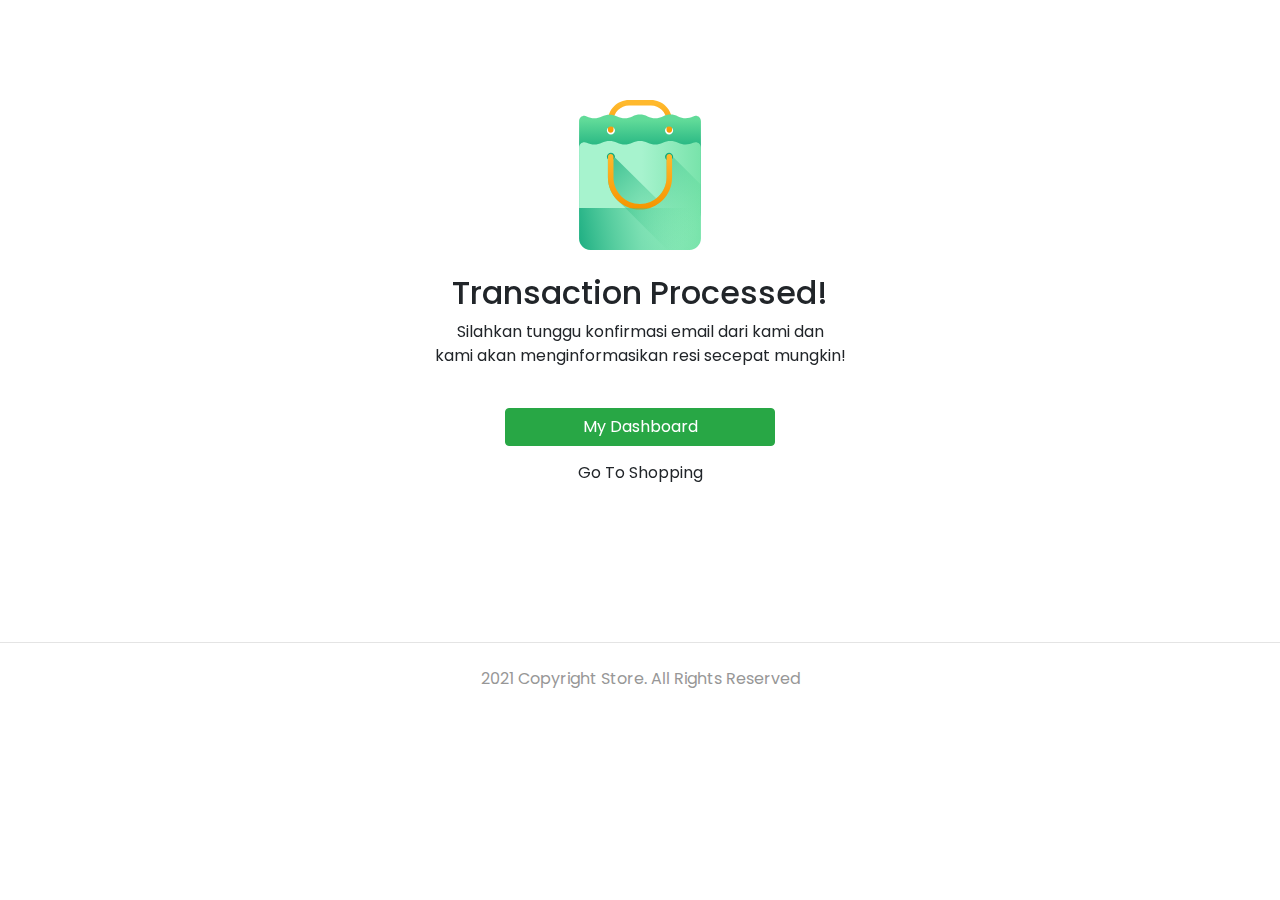
<file: success.html>
<!DOCTYPE html>
<html lang="en">
  <head>
    <meta charset="utf-8" />
    <meta
      name="viewport"
      content="width=device-width, initial-scale=1, shrink-to-fit=no"
    />
    <meta name="description" content="" />
    <meta name="author" content="" />
 
    <title>Store - Your Best Marketplace</title>
 
    <!-- untuk animasi -->
    <link href="https://unpkg.com/aos@2.3.1/dist/aos.css" rel="stylesheet" />
    <!-- panggil css -->
    <link href="style/main.css" rel="stylesheet" />
  </head>
 
  <body>
     <!-- TODO 29 Success Markup  -->
    <div class="page-content page-home">
      <div class="section-success" data-aos="zoom-in">
        <div class="container">
          <div class="row align-items-center row-login justify-content-center">
            <div class="col-lg-6 text-center">
              <img src="/images/success.svg" alt="" class="mb-4">
              <h2>
                Transaction Processed!
              </h2>
              <p>
                Silahkan tunggu konfirmasi email dari kami dan <br />
                kami akan menginformasikan resi secepat mungkin!
              </p>
              <div>
                <a class="btn btn-success w-50 mt-4" href="/dashboard.html">
                  My Dashboard
                </a>
                <a class="btn btn-signup w-50 mt-2" href="/index.html">
                  Go To Shopping
                </a>
              </div>
            </div>
          </div>
        </div>
      </div>
    </div>
 
    <footer>
      <div class="container">
        <div class="row">
          <div class="col-12 text-center">
            <p class="pt-4 pb-2">
              2021 Copyright Store. All Rights Reserved
            </p>
          </div>
        </div>
      </div>
    </footer>
    <!-- Bootstrap core JavaScript -->
    <script src="/vendor/jquery/jquery.slim.min.js"></script>
    <script src="/vendor/bootstrap/js/bootstrap.bundle.min.js"></script>
    <script src="https://unpkg.com/aos@2.3.1/dist/aos.js"></script>
    <script>
      AOS.init();
    </script>
    <script src="/script/navbar-scroll.js">
 
    </script>
  </body>
</html>
</file>
